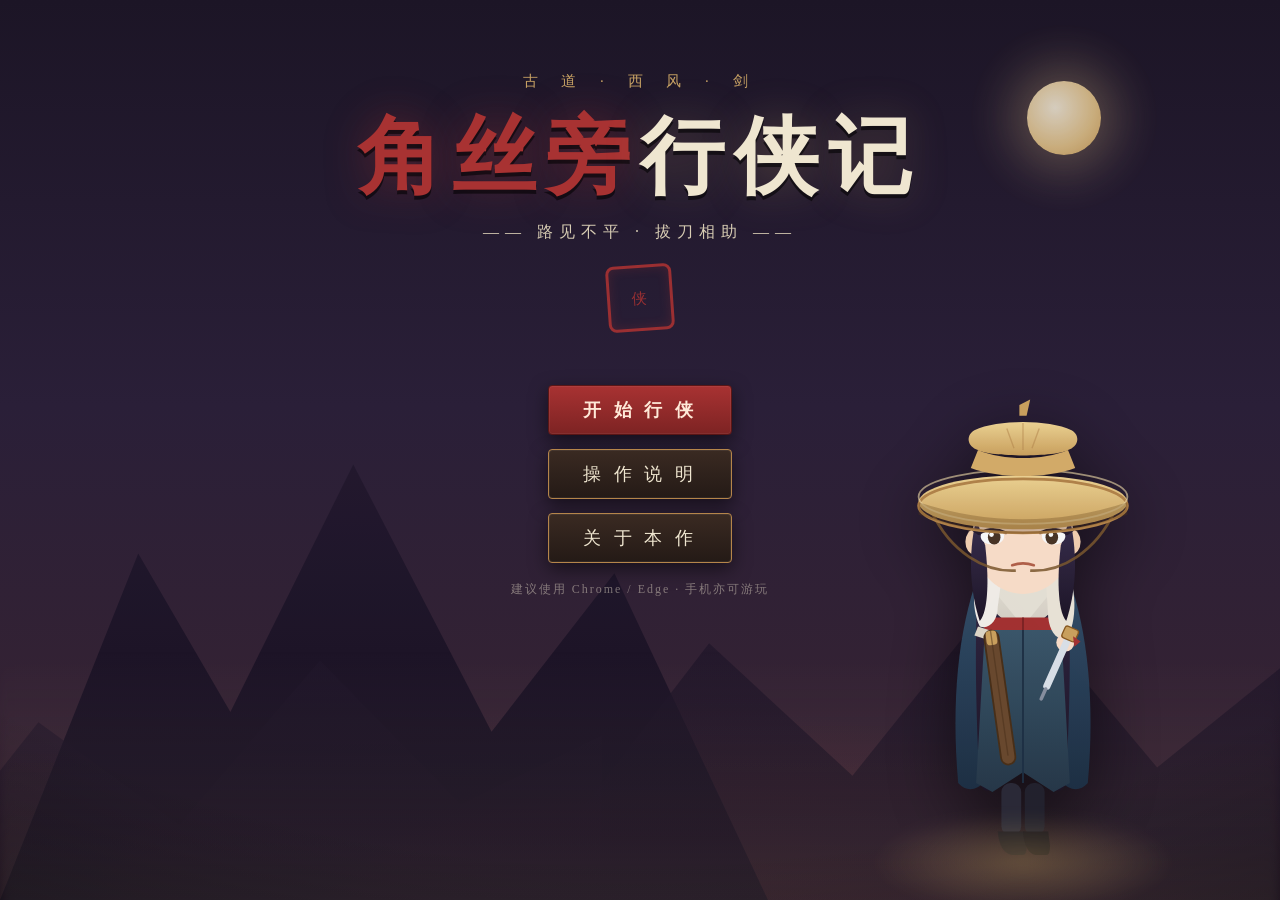
<file: index.html>
﻿<!DOCTYPE html>
<html lang="zh-CN">
<head>
<meta charset="UTF-8">
<meta name="viewport" content="width=device-width, initial-scale=1.0">
<title>角丝旁行侠记</title>
<link rel="icon" href="assets/favicon.svg" type="image/svg+xml">
<link rel="stylesheet" href="css/style.css">
</head>
<body>

<div class="title-screen">
  <div class="mountains">
    <div class="mountain"></div>
    <div class="mountain m2"></div>
    <div class="mountain m3"></div>
    <div class="moon"></div>
    <div class="fog"></div>
  </div>

  <div class="title-main">
    <div class="logo-small">古 道 · 西 风 · 剑</div>
    <h1 class="logo-title"><span class="accent">角丝旁</span>行侠记</h1>
    <div class="logo-sub">—— 路见不平 · 拔刀相助 ——</div>
    <div class="logo-seal">侠</div>
  </div>

  <div class="title-hero">
    <div data-sprite="hero"></div>
    <div class="glow"></div>
  </div>

  <div class="title-menu">
    <a class="btn primary" href="game.html">开 始 行 侠</a>
    <button class="btn" id="btnHelp">操 作 说 明</button>
    <button class="btn" id="btnAbout">关 于 本 作</button>
    <div class="hint">建议使用 Chrome / Edge · 手机亦可游玩</div>
  </div>
</div>

<!-- 操作说明 -->
<div class="modal-mask" id="helpModal">
  <div class="modal">
    <h2>操 作 说 明</h2>
    <div class="line">
      · <b>← → 或 A D</b>：左右移动<br>
      · <b>空格 / J / 点击</b>：挥剑<br>
      · <b>手机</b>：左下 ◀ ▶ 移动，右下「拔剑」攻击<br>
      · 击败三波强敌：<small>古道山贼 → 恶霸众贼 → 黑风寨主</small><br>
      · 行侠仗义，血量归零则再战一场
    </div>
    <div class="actions"><button class="btn primary small" id="helpClose">明 白 了</button></div>
  </div>
</div>

<!-- 关于 -->
<div class="modal-mask" id="aboutModal">
  <div class="modal">
    <h2>关 于 本 作</h2>
    <div class="line">
      <b>《角丝旁行侠记》</b>—— 一部武侠画风的简易横版小游戏。<br><br>
      主角 <b>角丝旁</b>，是一名戴草帽的女剑修。行走江湖，最见不得欺压良善之事——路见不平，拔刀相助。<br><br>
      立绘与场景均为手绘 SVG，音效由 WebAudio 实时合成，全程离线可用。
    </div>
    <div class="actions"><button class="btn primary small" id="aboutClose">关 闭</button></div>
  </div>
</div>

<script src="js/audio.js?v=2"></script>
<script src="js/sprite.js?v=2"></script>
<script>
(function () {
  var help = document.getElementById("helpModal");
  var about = document.getElementById("aboutModal");
  document.getElementById("btnHelp").addEventListener("click", function () { help.classList.add("open"); });
  document.getElementById("btnAbout").addEventListener("click", function () { about.classList.add("open"); });
  document.getElementById("helpClose").addEventListener("click", function () { help.classList.remove("open"); });
  document.getElementById("aboutClose").addEventListener("click", function () { about.classList.remove("open"); });
  [help, about].forEach(function (m) {
    m.addEventListener("click", function (ev) { if (ev.target === m) m.classList.remove("open"); });
  });
  function unlock() { AudioSys.init(); }
  window.addEventListener("pointerdown", unlock, { once: true });
})();
</script>
</body>
</html>
</file>
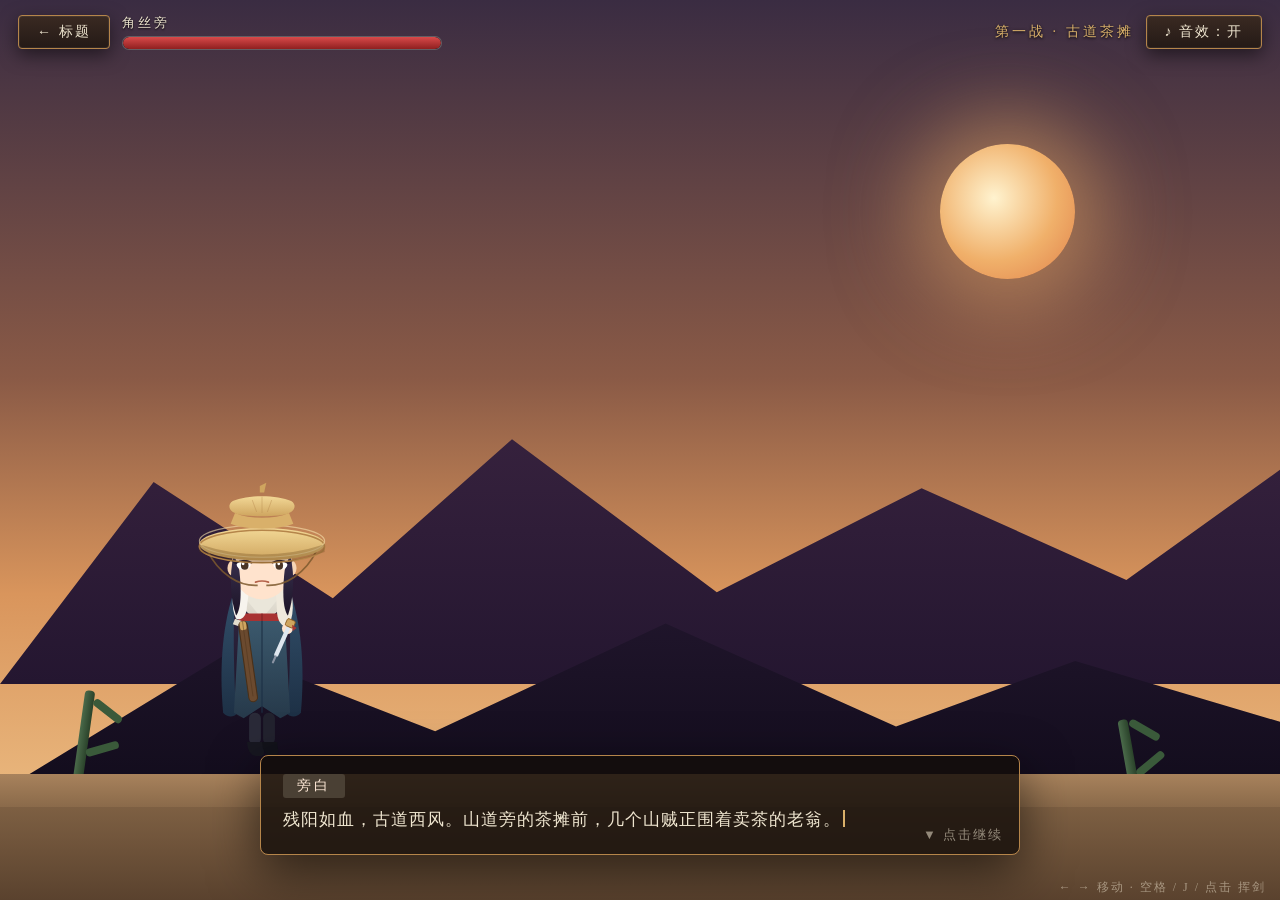
<file: game.html>
﻿<!DOCTYPE html>
<html lang="zh-CN">
<head>
<meta charset="UTF-8">
<meta name="viewport" content="width=device-width, initial-scale=1.0">
<title>角丝旁行侠记 · 拔刀相助</title>
<link rel="icon" href="assets/favicon.svg" type="image/svg+xml">
<link rel="stylesheet" href="css/style.css">
</head>
<body>

<div class="game">
  <div class="scene">
    <!-- 夕阳古道 -->
    <div class="scene-layer bg-trail" data-bg="bg-trail">
      <div class="sun"></div>
      <div class="far-hill"></div>
      <div class="near-hill"></div>
      <div class="bamboo" style="left:6%;bottom:10%;height:120px;--rot:8deg"><span class="leaf" style="top:14px;left:8px;--lr:30deg"></span><span class="leaf" style="top:52px;left:8px;--lr:-24deg"></span></div>
      <div class="bamboo" style="left:88%;bottom:9%;height:100px;--rot:-10deg"><span class="leaf" style="top:10px;left:8px;--lr:40deg"></span><span class="leaf" style="top:44px;left:8px;--lr:-30deg"></span></div>
      <div class="ground"></div>
    </div>
    <!-- 茶摊 -->
    <div class="scene-layer bg-village" data-bg="bg-village">
      <div class="sun"></div>
      <div class="far-hill"></div>
      <div class="near-hill"></div>
      <svg class="stall" viewBox="0 0 200 140" xmlns="http://www.w3.org/2000/svg">
        <path d="M 10 138 L 20 96 L 40 100 L 32 138 Z" fill="#6b4a2f"/>
        <path d="M 190 138 L 180 96 L 160 100 L 168 138 Z" fill="#6b4a2f"/>
        <path d="M 6 100 Q 100 52 194 100 L 186 88 Q 100 44 14 88 Z" fill="#a87a3a"/>
        <path d="M 0 104 Q 100 60 200 104 L 200 112 Q 100 70 0 112 Z" fill="#8a5f2e"/>
        <rect x="86" y="70" width="28" height="24" rx="3" fill="#e8d9b8"/>
        <text x="100" y="87" text-anchor="middle" font-size="14" fill="#5a3a22">茶</text>
        <rect x="70" y="120" width="60" height="18" rx="4" fill="#5a3a22"/>
      </svg>
      <div class="ground"></div>
    </div>
    <!-- 黑风寨 -->
    <div class="scene-layer bg-stronghold" data-bg="bg-stronghold">
      <div class="far-hill" style="opacity:.7"></div>
      <svg class="gate" viewBox="0 0 220 160" xmlns="http://www.w3.org/2000/svg">
        <rect x="30" y="30" width="18" height="120" fill="#3a2418"/>
        <rect x="172" y="30" width="18" height="120" fill="#3a2418"/>
        <rect x="10" y="20" width="200" height="26" rx="4" fill="#4a2e1c"/>
        <rect x="10" y="20" width="200" height="10" fill="#5a3a24"/>
        <rect x="54" y="46" width="112" height="104" fill="#2a1a12"/>
        <rect x="54" y="46" width="112" height="12" fill="#3a2418"/>
        <text x="110" y="112" text-anchor="middle" font-size="24" fill="#d9b06a" font-family="KaiTi,serif">黑风寨</text>
        <circle cx="110" cy="52" r="10" fill="none" stroke="#d9b06a" stroke-width="2"/>
      </svg>
      <span class="flame" style="left:8%;bottom:14%;width:26px;height:44px"></span>
      <span class="flame" style="left:84%;bottom:14%;width:26px;height:44px"></span>
      <div class="near-hill" style="opacity:.5"></div>
      <div class="ground"></div>
    </div>
  </div>

  <!-- 战斗区 -->
  <div class="arena" id="arena">
    <!-- 剑气弧光 -->
    <div class="blade" id="blade"></div>
    <!-- 主角 -->
    <div class="entity" id="heroEntity">
      <div class="fig" data-sprite="hero"></div>
    </div>
  </div>

  <!-- HUD -->
  <div class="hud">
    <button class="btn small" id="btnTitle">← 标题</button>
    <div class="bar hero">
      <div class="label">角丝旁</div>
      <div class="track"><div class="fill" id="heroBarFill" style="width:100%"></div></div>
    </div>
    <div class="bar bossbar" id="bossBar">
      <div class="label">山寨主</div>
      <div class="track"><div class="fill" id="bossBarFill" style="width:100%"></div></div>
    </div>
    <span class="spacer"></span>
    <span class="wave-tag" id="waveTag">第一战 · 古道茶摊</span>
    <button class="btn small" id="btnMusic">♪ 音效：开</button>
  </div>

  <!-- 剧情条 -->
  <div class="dialog" id="dialog" style="display:none">
    <span class="speaker narrator" id="dialogSpeaker">旁白</span>
    <div class="text"><span id="dialogText"></span><span class="caret"></span></div>
    <span class="next" id="dialogNext" style="display:none">▼ 点击继续</span>
  </div>

  <!-- 触屏控制 -->
  <div class="touch-ctrl">
    <button class="tbtn tleft" id="tleft">◀</button>
    <button class="tbtn tright" id="tright">▶</button>
    <button class="tbtn tatk" id="tatk">拔 剑</button>
  </div>

  <div class="hurt-flash" id="hurtFlash"></div>
  <div class="controls-hint">← → 移动 · 空格 / J / 点击 挥剑</div>

  <!-- 结果 -->
  <div class="result-overlay" id="resultOverlay">
    <div class="result-card">
      <div class="tag">—— 角丝旁行侠记 ——</div>
      <div class="title" id="resultTitle"></div>
      <div class="desc" id="resultDesc"></div>
      <div class="actions">
        <button class="btn primary" id="btnRetry">再 战 一 场</button>
        <button class="btn" id="btnTitleEnd">返 回 标 题</button>
      </div>
    </div>
  </div>
</div>

<script src="js/audio.js?v=2"></script>
<script src="js/sprite.js?v=2"></script>
<script src="js/game.js?v=2"></script>
</body>
</html>
</file>
<file: css/style.css>
﻿/* ============================================================
   《角丝旁行侠记》—— 武侠小游戏全局样式
   ============================================================ */
:root{
  --ink:#1a1620; --paper:#efe6d0; --paper-dim:#d8cdb4;
  --red:#a83232; --red-deep:#7d2323; --gold:#d9b06a; --gold-deep:#b5854a;
  --teal:#3c5a6e; --teal-deep:#26394a;
  --font:"KaiTi","STKaiti","FangSong","SimSun","Microsoft YaHei",serif;
}
*{ box-sizing:border-box; margin:0; padding:0; }
html,body{ height:100%; }
body{
  font-family:var(--font);
  color:var(--paper);
  background:radial-gradient(120% 100% at 50% 0%, #241d2e 0%, #17121e 60%, #0e0a14 100%);
  overflow:hidden;
  user-select:none; -webkit-user-select:none;
}
button{ font-family:var(--font); }
a{ color:inherit; text-decoration:none; }

/* ---------- 通用按钮 ---------- */
.btn{
  display:inline-flex; align-items:center; justify-content:center; gap:10px;
  padding:12px 34px; border-radius:4px; cursor:pointer;
  background:linear-gradient(180deg,#3a2a22,#241a16);
  border:1px solid var(--gold-deep); color:var(--paper);
  font-size:18px; letter-spacing:4px;
  box-shadow:0 6px 18px rgba(0,0,0,.5), inset 0 0 0 1px rgba(255,255,255,.06);
  transition:transform .15s ease, box-shadow .15s ease, background .15s ease;
}
.btn:hover{ transform:translateY(-2px); box-shadow:0 10px 26px rgba(0,0,0,.6); background:linear-gradient(180deg,#4a362a,#2e211a); }
.btn:active{ transform:translateY(0) scale(.98); }
.btn.primary{
  background:linear-gradient(180deg,var(--red),var(--red-deep));
  border-color:#5a1616; color:#ffe9d8; font-weight:700;
}
.btn.primary:hover{ background:linear-gradient(180deg,#c53e3e,#8f2929); }
.btn.small{ padding:7px 18px; font-size:14px; letter-spacing:2px; }

/* ============================================================
   标题画面
   ============================================================ */
.title-screen{
  position:fixed; inset:0; overflow:hidden;
  background:
    radial-gradient(90% 70% at 50% 120%, rgba(168,50,50,.35) 0%, transparent 60%),
    linear-gradient(180deg,#1c1526 0%,#2a1f38 45%,#3a2430 100%);
}
.title-screen::after{ content:""; position:absolute; inset:0;
  background:radial-gradient(130% 110% at 50% 35%, transparent 55%, rgba(0,0,0,.65) 100%);
  pointer-events:none; }
.mountains{ position:absolute; inset:0; opacity:.9; }
.mountain{ position:absolute; bottom:0; width:60%; height:55%;
  clip-path:polygon(0 100%,18% 30%,30% 62%,46% 12%,64% 66%,80% 34%,100% 100%);
  background:linear-gradient(180deg,#241a30 0%,#120c1c 100%); }
.mountain.m2{ right:-10%; width:70%; height:46%; opacity:.7;
  clip-path:polygon(0 100%,22% 38%,38% 70%,55% 24%,72% 68%,88% 40%,100% 100%); }
.mountain.m3{ left:-8%; width:55%; height:38%; opacity:.55;
  clip-path:polygon(0 100%,20% 48%,40% 78%,60% 30%,80% 72%,100% 52%,100% 100%); }
.moon{ position:absolute; top:9%; right:14%; width:74px; height:74px; border-radius:50%;
  background:radial-gradient(circle at 38% 36%, #fff6e0, #f0cf8f 60%, #d9a95c);
  box-shadow:0 0 50px 16px rgba(240,207,143,.35); opacity:.9; }
.fog{ position:absolute; bottom:-6%; left:0; right:0; height:34%;
  background:linear-gradient(180deg,transparent, rgba(210,190,160,.08) 60%, rgba(210,190,160,.16));
  filter:blur(6px); }

.title-main{ position:relative; z-index:2; padding-top:8vh; text-align:center; }
.logo-small{ font-size:15px; letter-spacing:10px; color:var(--gold); opacity:.9; margin-bottom:16px; }
.logo-title{
  font-size:clamp(42px,8vw,84px); font-weight:900; letter-spacing:10px; line-height:1.2;
  color:var(--paper); text-shadow:0 4px 0 rgba(0,0,0,.55), 0 0 40px rgba(217,176,106,.25);
}
.logo-title .accent{ color:var(--red); text-shadow:0 4px 0 rgba(0,0,0,.55), 0 0 40px rgba(168,50,50,.4); }
.logo-sub{ margin-top:14px; font-size:16px; letter-spacing:6px; color:var(--paper-dim); }
.logo-seal{ margin:22px auto 0; width:66px; height:66px; border:3px solid var(--red); border-radius:8px;
  display:flex; align-items:center; justify-content:center; color:var(--red);
  font-size:15px; letter-spacing:2px; transform:rotate(-4deg); opacity:.9;
  box-shadow:inset 0 0 12px rgba(168,50,50,.25); }

.title-hero{ position:absolute; right:6vw; bottom:0; z-index:1;
  width:min(40vh,360px); pointer-events:none; opacity:.96; }
.title-hero svg{ width:100%; height:auto; display:block;
  filter:drop-shadow(0 18px 34px rgba(0,0,0,.55)); }
.title-hero .glow{ position:absolute; left:50%; bottom:-4%; width:120%; height:22%; transform:translateX(-50%);
  background:radial-gradient(50% 60% at 50% 50%, rgba(217,176,106,.35), transparent 70%); filter:blur(6px); }

.title-menu{ position:relative; z-index:2; margin-top:6vh; display:flex; flex-direction:column;
  align-items:center; gap:14px; }
.title-menu .hint{ margin-top:4px; font-size:12px; color:rgba(239,230,208,.45); letter-spacing:2px; }

/* ---------- 弹窗 ---------- */
.modal-mask{ position:fixed; inset:0; z-index:60; display:none; align-items:center; justify-content:center;
  background:rgba(10,7,14,.78); backdrop-filter:blur(5px); -webkit-backdrop-filter:blur(5px); }
.modal-mask.open{ display:flex; animation:fadeIn .25s ease; }
@keyframes fadeIn{ from{opacity:0;} to{opacity:1;} }
.modal{ width:min(560px,92vw); max-height:80vh; overflow:auto; border-radius:10px;
  background:linear-gradient(180deg,#2a2234,#1a1424); border:1px solid var(--gold-deep);
  padding:26px 28px; box-shadow:0 24px 70px rgba(0,0,0,.6); }
.modal h2{ font-size:22px; letter-spacing:6px; margin-bottom:16px; text-align:center; color:var(--gold); }
.modal .line{ font-size:15px; line-height:2.1; color:var(--paper); letter-spacing:1px; }
.modal .line small{ color:var(--paper-dim); }
.modal .actions{ display:flex; justify-content:center; margin-top:18px; gap:12px; }

/* ============================================================
   游戏画面
   ============================================================ */
.game{ position:fixed; inset:0; overflow:hidden; background:#0e0a14; }

/* —— 场景层 —— */
.scene{ position:absolute; inset:0; }
.scene-layer{ position:absolute; inset:0; opacity:0; transition:opacity .8s ease; pointer-events:none; }
.scene-layer.active{ opacity:1; }
.bg-trail{ background:linear-gradient(180deg,#3a2c42 0%,#8a5a46 42%,#d9955c 66%,#f2c98f 100%); }
.bg-village{ background:linear-gradient(180deg,#3a2c42 0%,#7d4a42 45%,#c97a4a 72%,#efbd80 100%); }
.bg-stronghold{ background:linear-gradient(180deg,#2a1a22 0%,#5a2a2e 42%,#8a3a30 68%,#b5654a 100%); }
.scene-layer .sun{ position:absolute; right:16%; top:16%; width:15vh; height:15vh; border-radius:50%;
  background:radial-gradient(circle at 40% 40%, #fff3cf, #f0b06a 55%, #e0804a 100%);
  box-shadow:0 0 80px 26px rgba(240,176,106,.5); }
.scene-layer .far-hill{ position:absolute; left:0; right:0; bottom:24%; height:34%;
  clip-path:polygon(0 100%,12% 34%,26% 72%,40% 20%,56% 70%,72% 36%,88% 66%,100% 30%,100% 100%);
  background:linear-gradient(180deg,#3a2440 0%,#241630 100%); }
.scene-layer .near-hill{ position:absolute; left:0; right:0; bottom:12%; height:26%;
  clip-path:polygon(0 100%,18% 40%,34% 74%,52% 28%,70% 72%,84% 44%,100% 70%,100% 100%);
  background:linear-gradient(180deg,#241830 0%,#120c1c 100%); }
.scene-layer .ground{ position:absolute; left:0; right:0; bottom:0; height:14%;
  background:linear-gradient(180deg,#8a6a4a 0%,#5a422e 100%); }
.scene-layer .ground::before{ content:""; position:absolute; top:0; left:0; right:0; height:26%;
  background:linear-gradient(180deg,#a8825c,#8a6a4a); }
.scene-layer .bamboo{ position:absolute; bottom:10%; width:10px; border-radius:4px;
  background:linear-gradient(90deg,#4a6a4a,#2a422a); transform:rotate(var(--rot,0deg)); }
.scene-layer .bamboo .leaf{ position:absolute; width:34px; height:8px; border-radius:4px;
  background:#3a5a3a; transform:rotate(var(--lr,0deg)); }
.scene-layer .tree{ position:absolute; bottom:11%; width:120px; height:150px; opacity:.85; }
.bg-village .stall{ position:absolute; left:8%; bottom:10%; width:190px; height:130px; opacity:.95; }
.bg-stronghold .gate{ position:absolute; left:50%; bottom:10%; transform:translateX(-50%);
  width:200px; height:150px; opacity:.95; }
.bg-stronghold .flame{ position:absolute; border-radius:50% 50% 40% 40%; filter:blur(2px);
  background:radial-gradient(circle at 50% 70%, #ffd080, #e06030 60%, transparent); }

/* —— 战斗区域 —— */
.arena{ position:absolute; inset:0; }
.entity{ position:absolute; bottom:13%; z-index:5; will-change:transform; }
.entity .fig{ position:relative; transition:transform .12s ease; }
.entity svg{ display:block; width:100%; height:auto; }
.entity .hpbar{ position:absolute; top:-14px; left:50%; transform:translateX(-50%);
  width:70%; height:7px; border-radius:4px; background:rgba(0,0,0,.55); border:1px solid rgba(255,255,255,.25); display:none; }
.entity .hpbar .fill{ height:100%; border-radius:4px; background:linear-gradient(180deg,#d94a4a,#8f2020);
  width:100%; transition:width .2s ease; }
.entity.show-hp .hpbar{ display:block; }
.entity .name-tag{ position:absolute; top:-34px; left:50%; transform:translateX(-50%);
  font-size:13px; letter-spacing:2px; color:var(--paper); text-shadow:0 1px 3px #000; white-space:nowrap; }
#heroEntity{ left:12%; width:min(24vh,220px); }
#heroEntity .fig{ height:100%; }
.enemy-entity{ z-index:4; }
.enemy-entity.bandit{ width:min(17vh,150px); }
.enemy-entity.elite{ width:min(22vh,190px); }
.enemy-entity.boss{ width:min(30vh,260px); }
.entity.flip .fig{ transform:scaleX(-1); }
.entity .fig.slash-pose{ transform:rotate(-6deg) translateX(6px); }
.entity .fig.hurt{ animation:hurtFx .3s ease; }
@keyframes hurtFx{ 0%,100%{ filter:none; } 30%{ filter:brightness(2.2) sepia(1) hue-rotate(-50deg); } }
.entity.dead .fig{ animation:dieFx .5s ease forwards; }
.entity.enraged .fig{ filter:saturate(1.7) brightness(1.12) drop-shadow(0 0 12px rgba(255,70,40,.6)); }
.entity.enraged .name-tag{ color:#ffb0a0; }
@keyframes dieFx{ to{ transform:rotate(-90deg) translateY(30px); opacity:0; } }

/* 剑气弧光 */
.blade{ position:absolute; bottom:26%; left:26%; width:180px; height:180px; z-index:6;
  border-radius:50%; pointer-events:none; opacity:0;
  background:conic-gradient(from -40deg at 50% 50%, transparent 0 55deg, rgba(255,255,255,.85) 78deg, rgba(200,230,255,.55) 96deg, transparent 120deg);
  filter:drop-shadow(0 0 12px rgba(200,230,255,.9)); }
.blade.slash{ animation:slashFx .34s ease-out forwards; }
@keyframes slashFx{
  0%{ opacity:0; transform:rotate(-60deg) scale(.6); }
  25%{ opacity:1; }
  100%{ opacity:0; transform:rotate(60deg) scale(1.15); }
}

/* 飘字 */
.float-num{ position:absolute; z-index:20; font-size:22px; font-weight:700; color:#ffe9d8;
  text-shadow:0 2px 0 #5a1616; pointer-events:none; animation:floatUp .8s ease-out forwards; }
.float-num.crit{ color:#ffd166; font-size:28px; }
@keyframes floatUp{ from{ opacity:1; transform:translateY(0); } to{ opacity:0; transform:translateY(-46px); } }

/* 受击红闪 + 屏震 */
.hurt-flash{ position:fixed; inset:0; z-index:40; background:radial-gradient(60% 60% at 50% 50%, transparent, rgba(160,20,20,.55));
  opacity:0; pointer-events:none; }
.hurt-flash.go{ animation:redFx .4s ease-out; }
@keyframes redFx{ 0%{opacity:1;} 100%{opacity:0;} }
.shake{ animation:shakeFx .35s ease; }
@keyframes shakeFx{ 0%,100%{transform:translate(0,0);} 20%{transform:translate(-9px,3px);} 40%{transform:translate(8px,-4px);} 60%{transform:translate(-6px,2px);} 80%{transform:translate(5px,-2px);} }

/* —— HUD —— */
.hud{ position:absolute; top:0; left:0; right:0; z-index:30; display:flex; align-items:center;
  padding:14px 18px; gap:12px; pointer-events:none; }
.hud .btn{ pointer-events:auto; }
.bar{ flex:1; max-width:320px; }
.bar .label{ font-size:13px; letter-spacing:3px; margin-bottom:4px; color:var(--paper); text-shadow:0 1px 2px #000; }
.bar .track{ height:14px; border-radius:7px; background:rgba(0,0,0,.5); border:1px solid rgba(255,255,255,.3); overflow:hidden; }
.bar .track .fill{ height:100%; border-radius:7px; transition:width .18s ease; }
.bar.hero .fill{ background:linear-gradient(180deg,#d94a4a,#8f2020); }
.bar.bossbar .fill{ background:linear-gradient(180deg,#ffd166,#b5854a); }
.hud .spacer{ flex:1; }
.wave-tag{ font-size:14px; letter-spacing:3px; color:var(--gold); text-shadow:0 1px 3px #000; }
.controls-hint{ position:absolute; bottom:4px; right:14px; z-index:30; font-size:12px;
  letter-spacing:2px; color:rgba(239,230,208,.5); pointer-events:none; }

/* —— 剧情条 —— */
.dialog{ position:absolute; left:50%; bottom:5vh; transform:translateX(-50%); z-index:35;
  width:min(760px,94vw); background:rgba(20,14,10,.82); border:1px solid var(--gold-deep); border-radius:8px;
  padding:18px 22px 16px; box-shadow:0 16px 50px rgba(0,0,0,.6); cursor:pointer; }
.dialog .speaker{ display:inline-block; margin-bottom:6px; padding:3px 14px; border-radius:3px;
  background:var(--red); color:#ffe9d8; font-size:14px; letter-spacing:3px; }
.dialog .speaker.narrator{ background:#4a4034; }
.dialog .text{ font-size:17px; line-height:1.9; letter-spacing:1px; color:var(--paper); white-space:pre-line; min-height:34px; }
.dialog .text .caret{ display:inline-block; width:2px; height:1em; margin-left:2px; vertical-align:-2px;
  background:var(--gold); animation:caretBlink .8s steps(1) infinite; }
@keyframes caretBlink{ 0%,60%{opacity:1;} 61%,100%{opacity:0;} }
.dialog .next{ position:absolute; right:16px; bottom:10px; font-size:13px; color:rgba(239,230,208,.55); letter-spacing:2px; }

/* —— 触屏控制 —— */
.touch-ctrl{ position:absolute; left:0; right:0; bottom:0; height:120px; z-index:25; display:none; }
.touch-ctrl .tbtn{ position:absolute; bottom:18px; width:74px; height:74px; border-radius:50%;
  background:rgba(40,30,22,.55); border:2px solid rgba(217,176,106,.5); color:var(--gold);
  font-size:30px; display:flex; align-items:center; justify-content:center; touch-action:none; }
.touch-ctrl .tleft{ left:22px; }
.touch-ctrl .tright{ left:112px; }
.touch-ctrl .tatk{ right:22px; background:rgba(168,50,50,.6); border-color:var(--red); color:#ffe9d8; font-size:20px; letter-spacing:2px; }
@media (pointer:coarse){ .touch-ctrl{ display:block; } .controls-hint{ display:none; } }

/* —— 结果覆盖层 —— */
.result-overlay{ position:fixed; inset:0; z-index:70; display:none; align-items:center; justify-content:center;
  background:radial-gradient(80% 70% at 50% 30%, rgba(217,176,106,.16), rgba(10,7,14,.93) 70%); }
.result-overlay.open{ display:flex; animation:fadeIn .5s ease; }
.result-card{ text-align:center; padding:36px 46px; max-width:600px; }
.result-card .tag{ font-size:14px; letter-spacing:6px; color:var(--gold); margin-bottom:18px; }
.result-card .title{ font-size:clamp(34px,6vw,58px); font-weight:900; letter-spacing:8px; line-height:1.25;
  color:var(--paper); text-shadow:0 4px 0 rgba(0,0,0,.5), 0 0 40px rgba(217,176,106,.3); }
.result-card .title.fail{ color:#d88; text-shadow:0 4px 0 rgba(0,0,0,.5), 0 0 40px rgba(168,50,50,.4); }
.result-card .desc{ margin:20px 0 30px; font-size:16px; line-height:2; color:var(--paper-dim); white-space:pre-line; }
.result-card .actions{ display:flex; gap:14px; justify-content:center; flex-wrap:wrap; }

/* 血条上方小怪 */
#bossBar{ display:none; }
#bossBar.show{ display:block; }

@media (max-width:820px){
  .title-hero{ width:min(34vh,240px); }
  .hud{ flex-wrap:wrap; }
  .bar{ max-width:200px; }
}
</file>
